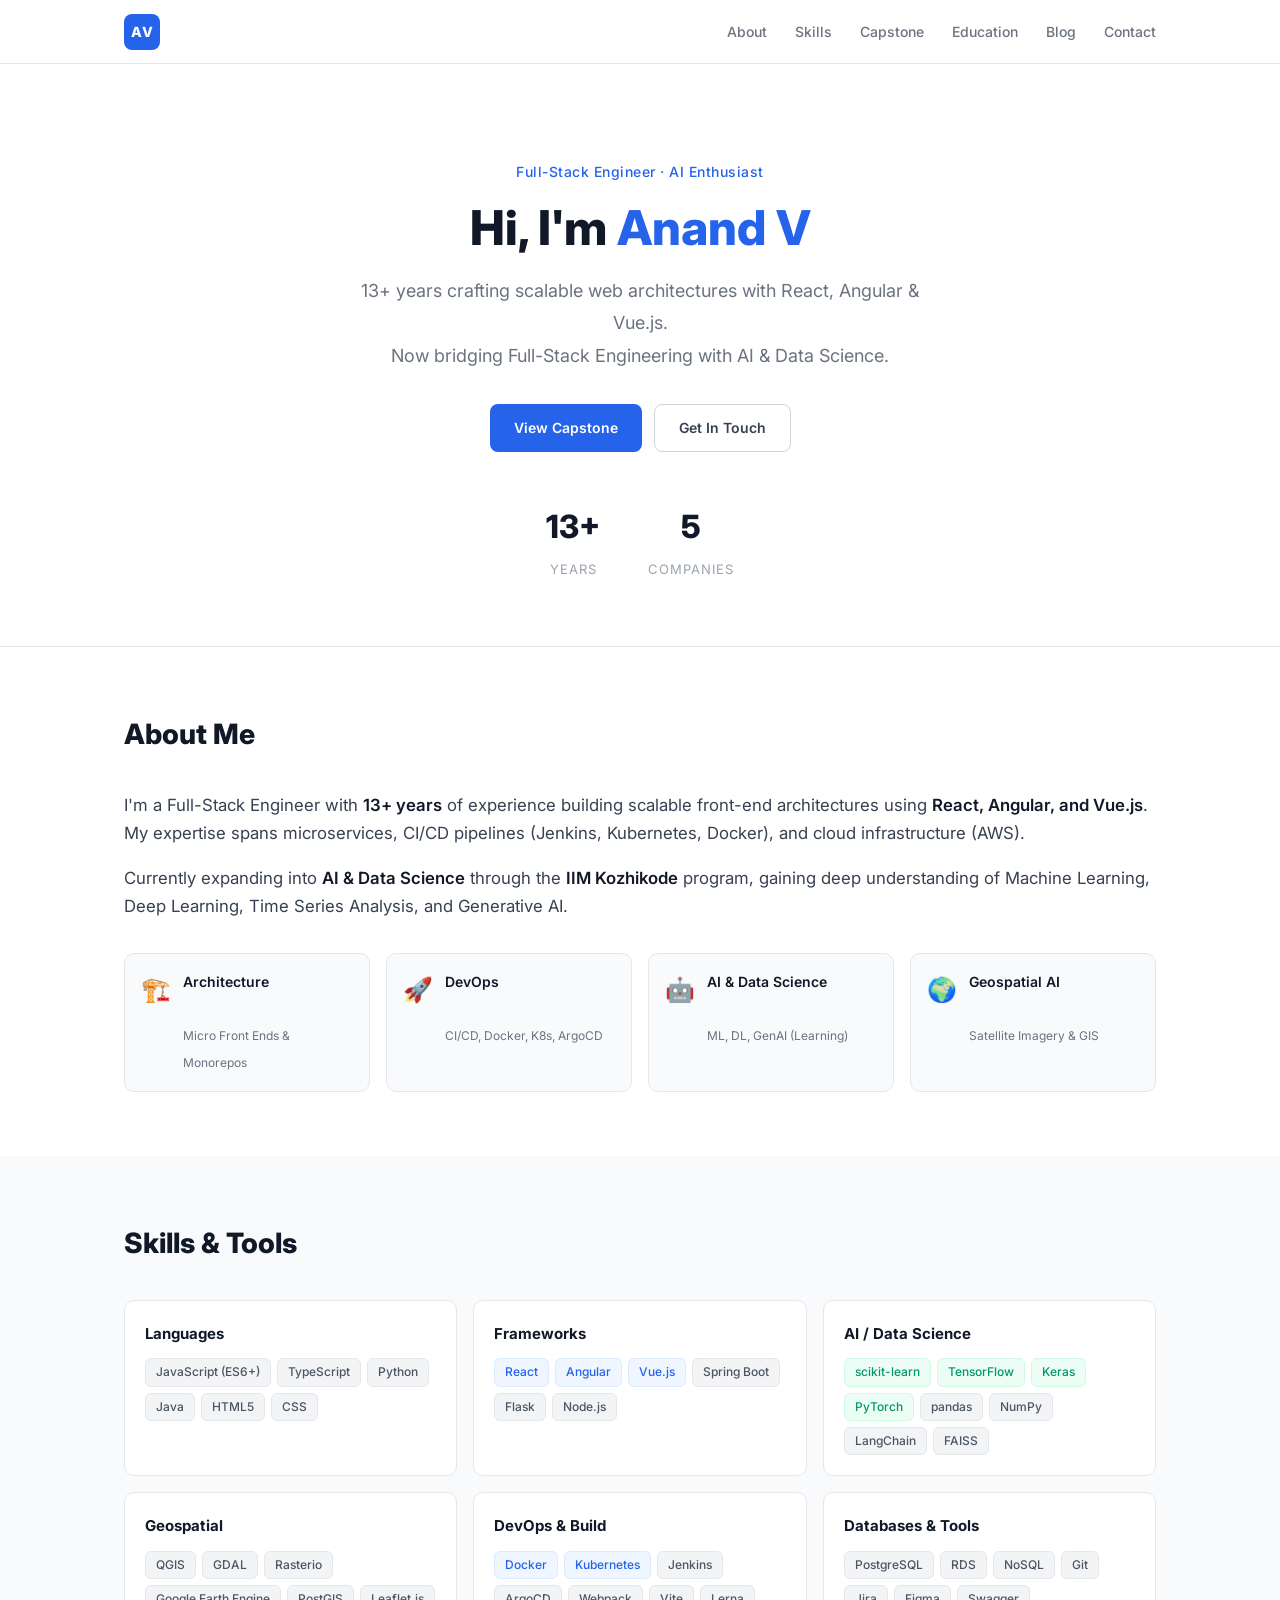
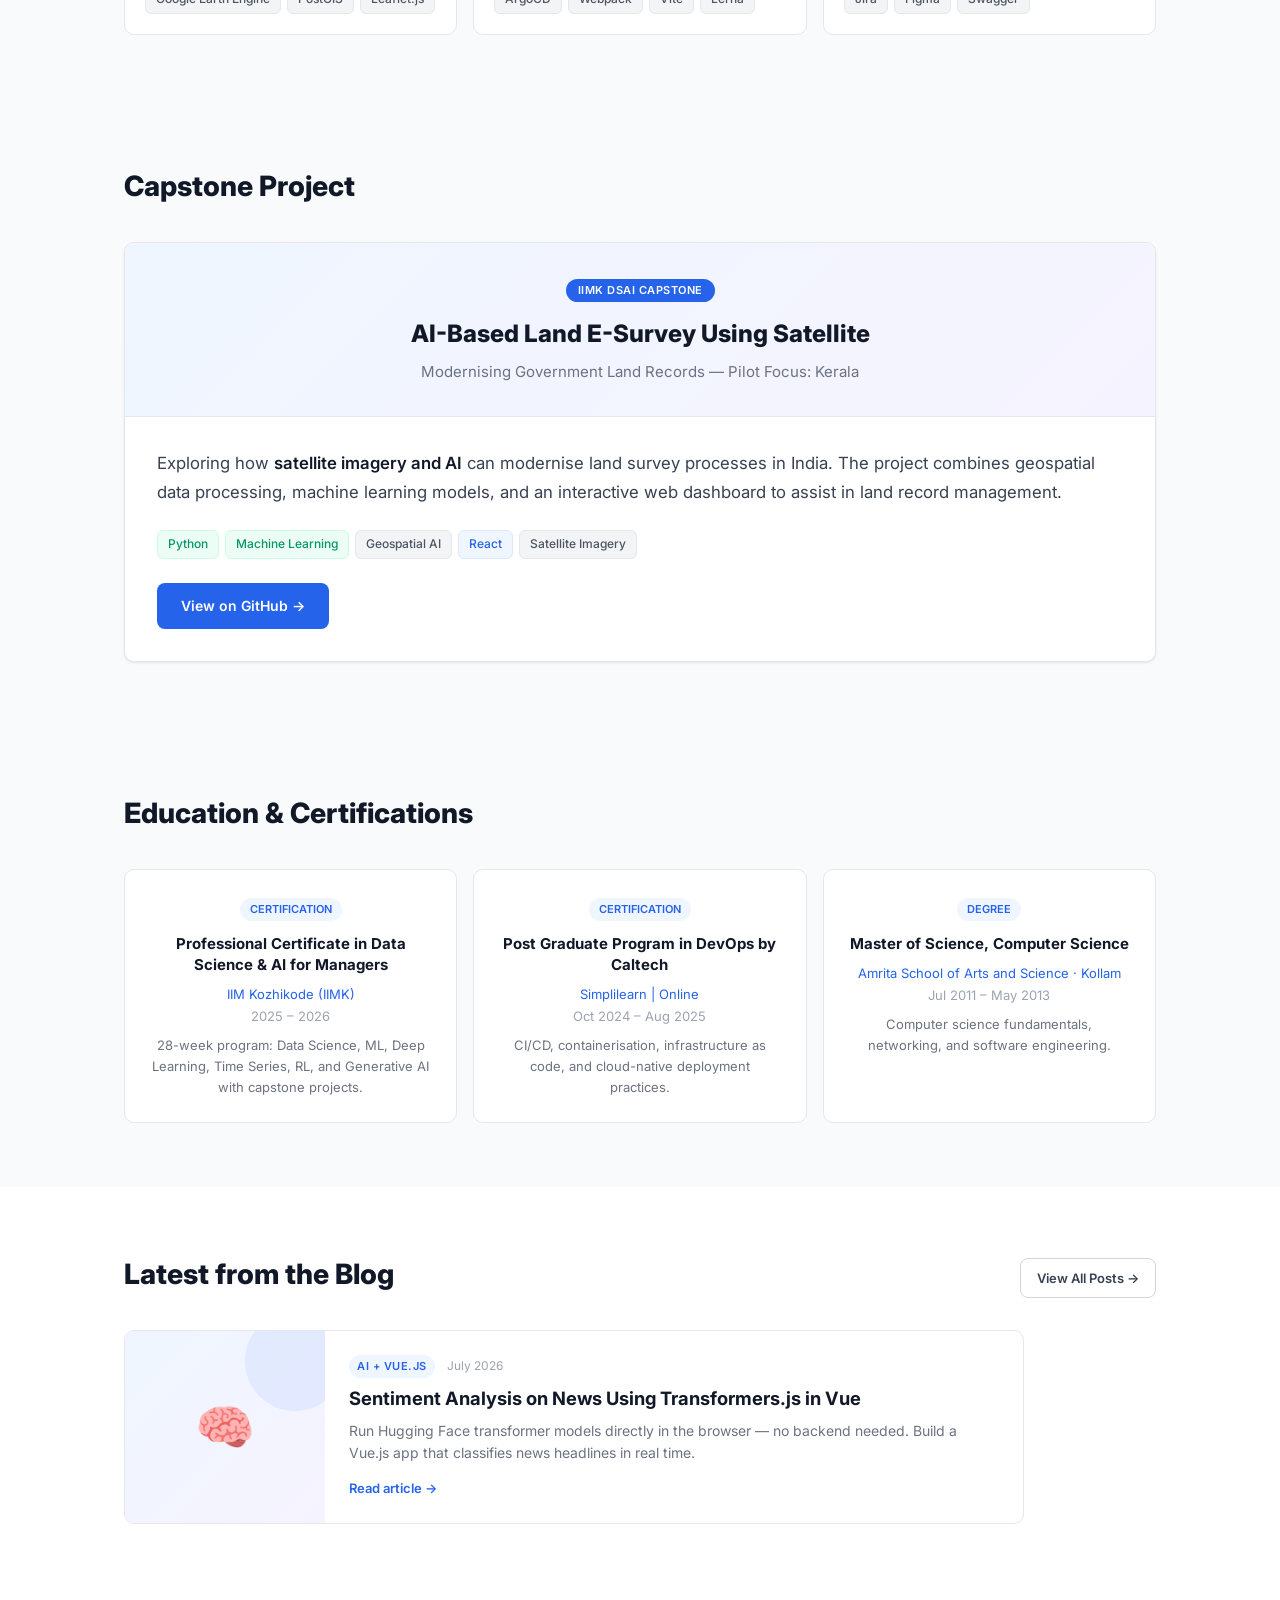
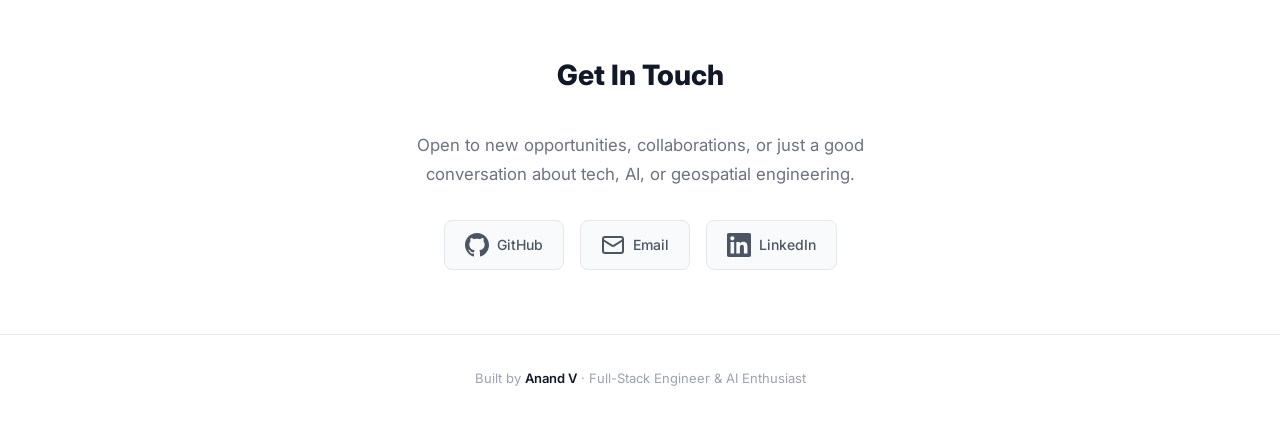
<file: index.html>
<!DOCTYPE html>
<html lang="en">

<head>
  <meta charset="UTF-8" />
  <meta name="viewport" content="width=device-width, initial-scale=1.0" />
  <title>Anand V — Full-Stack Engineer & AI Enthusiast</title>
  <meta name="description"
    content="Portfolio of Anand V — Full-Stack Engineer with 13+ years of experience in React, Angular, Vue.js, and expanding into AI & Data Science through IIMK." />
  <meta property="og:title" content="Anand V — Full-Stack Engineer & AI Enthusiast" />
  <meta property="og:description"
    content="13+ years building scalable web architectures. Now bridging Full-Stack Engineering with AI & Data Science." />
  <meta property="og:type" content="website" />
  <link rel="icon" href="favicon.svg" type="image/svg+xml" />
  <link rel="preconnect" href="https://fonts.googleapis.com" />
  <link rel="preconnect" href="https://fonts.gstatic.com" crossorigin />
  <link href="https://fonts.googleapis.com/css2?family=Inter:wght@300;400;500;600;700;800&display=swap"
    rel="stylesheet" />
  <link rel="stylesheet" href="style.css" />
</head>

<body>

  <!-- NAVIGATION -->
  <nav class="nav" id="nav">
    <div class="container nav__inner">
      <a href="#hero" class="nav__logo">AV</a>
      <button class="nav__toggle" id="navToggle" aria-label="Menu">
        <svg width="24" height="24" viewBox="0 0 24 24" fill="none" stroke="currentColor" stroke-width="2">
          <path d="M3 12h18M3 6h18M3 18h18" />
        </svg>
      </button>
      <ul class="nav__links" id="navLinks">
        <li><a href="#about">About</a></li>
        <li><a href="#skills">Skills</a></li>
        <!-- <li><a href="#experience">Experience</a></li> -->
        <li><a href="#capstone">Capstone</a></li>
        <!-- <li><a href="#journey">Journey</a></li> -->
        <li><a href="#education">Education</a></li>
        <li><a href="blog/">Blog</a></li>
        <li><a href="#contact">Contact</a></li>
      </ul>
    </div>
  </nav>

  <!-- HERO -->
  <section class="hero" id="hero">
    <div class="container">
      <p class="hero__label fade-in">Full-Stack Engineer · AI Enthusiast</p>
      <h1 class="hero__title fade-in">Hi, I'm <span class="accent">Anand V</span></h1>
      <p class="hero__sub fade-in">
        13+ years crafting scalable web architectures with React, Angular & Vue.js.<br />
        Now bridging Full-Stack Engineering with AI & Data Science.
      </p>
      <div class="hero__actions fade-in">
        <a href="#capstone" class="btn btn--fill">View Capstone</a>
        <a href="#contact" class="btn btn--ghost">Get In Touch</a>
      </div>
      <div class="hero__stats fade-in">
        <div class="stat"><strong>13+</strong><span>Years</span></div>
        <div class="stat"><strong>5</strong><span>Companies</span></div>
      </div>
    </div>
  </section>

  <!-- ABOUT -->
  <section class="section" id="about">
    <div class="container">
      <h2 class="section__title fade-in">About Me</h2>
      <div class="about">
        <div class="about__text fade-in">
          <p>
            I'm a Full-Stack Engineer with <strong>13+ years</strong> of experience building scalable
            front-end architectures using <strong>React, Angular, and Vue.js</strong>. My expertise spans
            microservices, CI/CD pipelines (Jenkins, Kubernetes, Docker), and cloud infrastructure (AWS).
          </p>
          <p>
            Currently expanding into <strong>AI & Data Science</strong> through the
            <strong>IIM Kozhikode</strong> program, gaining deep understanding of Machine Learning,
            Deep Learning, Time Series Analysis, and Generative AI.
          </p>
        </div>
        <div class="about__cards fade-in">
          <div class="mini-card">
            <span class="mini-card__icon">🏗️</span>
            <div><strong>Architecture</strong><br /><small>Micro Front Ends & Monorepos</small></div>
          </div>
          <div class="mini-card">
            <span class="mini-card__icon">🚀</span>
            <div><strong>DevOps</strong><br /><small>CI/CD, Docker, K8s, ArgoCD</small></div>
          </div>
          <div class="mini-card">
            <span class="mini-card__icon">🤖</span>
            <div><strong>AI & Data Science</strong><br /><small>ML, DL, GenAI (Learning)</small></div>
          </div>
          <div class="mini-card">
            <span class="mini-card__icon">🌍</span>
            <div><strong>Geospatial AI</strong><br /><small>Satellite Imagery & GIS</small></div>
          </div>
        </div>
      </div>
    </div>
  </section>

  <!-- SKILLS -->
  <section class="section section--gray" id="skills">
    <div class="container">
      <h2 class="section__title fade-in">Skills & Tools</h2>
      <div class="skills">

        <div class="skill-card fade-in">
          <h3>Languages</h3>
          <div class="tags">
            <span class="tag">JavaScript (ES6+)</span>
            <span class="tag">TypeScript</span>
            <span class="tag">Python</span>
            <span class="tag">Java</span>
            <span class="tag">HTML5</span>
            <span class="tag">CSS</span>
          </div>
        </div>

        <div class="skill-card fade-in">
          <h3>Frameworks</h3>
          <div class="tags">
            <span class="tag tag--blue">React</span>
            <span class="tag tag--blue">Angular</span>
            <span class="tag tag--blue">Vue.js</span>
            <span class="tag">Spring Boot</span>
            <span class="tag">Flask</span>
            <span class="tag">Node.js</span>
          </div>
        </div>

        <div class="skill-card fade-in">
          <h3>AI / Data Science</h3>
          <div class="tags">
            <span class="tag tag--green">scikit-learn</span>
            <span class="tag tag--green">TensorFlow</span>
            <span class="tag tag--green">Keras</span>
            <span class="tag tag--green">PyTorch</span>
            <span class="tag">pandas</span>
            <span class="tag">NumPy</span>
            <span class="tag">LangChain</span>
            <span class="tag">FAISS</span>
          </div>
        </div>

        <div class="skill-card fade-in">
          <h3>Geospatial</h3>
          <div class="tags">
            <span class="tag">QGIS</span>
            <span class="tag">GDAL</span>
            <span class="tag">Rasterio</span>
            <span class="tag">Google Earth Engine</span>
            <span class="tag">PostGIS</span>
            <span class="tag">Leaflet.js</span>
          </div>
        </div>

        <div class="skill-card fade-in">
          <h3>DevOps & Build</h3>
          <div class="tags">
            <span class="tag tag--blue">Docker</span>
            <span class="tag tag--blue">Kubernetes</span>
            <span class="tag">Jenkins</span>
            <span class="tag">ArgoCD</span>
            <span class="tag">Webpack</span>
            <span class="tag">Vite</span>
            <span class="tag">Lerna</span>
          </div>
        </div>

        <div class="skill-card fade-in">
          <h3>Databases & Tools</h3>
          <div class="tags">
            <span class="tag">PostgreSQL</span>
            <span class="tag">RDS</span>
            <span class="tag">NoSQL</span>
            <span class="tag">Git</span>
            <span class="tag">Jira</span>
            <span class="tag">Figma</span>
            <span class="tag">Swagger</span>
          </div>
        </div>

      </div>
    </div>
  </section>

  <!-- EXPERIENCE (commented out for now) -->
  <!--
  <section class="section" id="experience">
    <div class="container">
      <h2 class="section__title fade-in">Work Experience</h2>
      <div class="timeline">

        <div class="timeline__item fade-in">
          <div class="timeline__dot"></div>
          <div class="timeline__card">
            <div class="timeline__top">
              <div>
                <h3>Front-End Developer</h3>
                <p class="timeline__company">Financial.com · Kochi, India</p>
              </div>
              <span class="timeline__date">Feb 2022 – Present</span>
            </div>
            <ul>
              <li>Designed financial products and portable widgets — boosted engagement by <strong>20%</strong></li>
              <li>Built Micro Front End architecture in Vue.js using Lerna monorepo</li>
              <li>CI/CD pipelines with Jenkins, Kubernetes & Docker — cut deployment time by <strong>30%</strong></li>
              <li>Enterprise apps with Spring Boot & Vue.js — satisfaction up <strong>15%</strong></li>
            </ul>
            <div class="tags">
              <span class="tag tag--sm">Vue.js</span>
              <span class="tag tag--sm">Spring Boot</span>
              <span class="tag tag--sm">Lerna</span>
              <span class="tag tag--sm">Kubernetes</span>
              <span class="tag tag--sm">Docker</span>
            </div>
          </div>
        </div>

        <div class="timeline__item fade-in">
          <div class="timeline__dot"></div>
          <div class="timeline__card">
            <div class="timeline__top">
              <div>
                <h3>Senior Software Developer</h3>
                <p class="timeline__company">IQVIA · Kochi, India</p>
              </div>
              <span class="timeline__date">Jun 2020 – Feb 2022</span>
            </div>
            <ul>
              <li>Front-end applications for insurance vendor products using Angular & React</li>
              <li>POC reporting web app with Angular & Flask — reduced errors by <strong>25%</strong></li>
              <li>Mentored interns on coding practices and development tools</li>
            </ul>
            <div class="tags">
              <span class="tag tag--sm">Angular</span>
              <span class="tag tag--sm">React</span>
              <span class="tag tag--sm">Flask</span>
            </div>
          </div>
        </div>

        <div class="timeline__item fade-in">
          <div class="timeline__dot"></div>
          <div class="timeline__card">
            <div class="timeline__top">
              <div>
                <h3>Senior Software Engineer</h3>
                <p class="timeline__company">Baker Hughes · Kochi, India</p>
              </div>
              <span class="timeline__date">Sep 2019 – May 2020</span>
            </div>
            <ul>
              <li>Angular-based web app for oil field services — improved UX and operations</li>
              <li>Historical data analytics for predictive insights and cost savings</li>
            </ul>
            <div class="tags">
              <span class="tag tag--sm">Angular</span>
              <span class="tag tag--sm">Data Analytics</span>
            </div>
          </div>
        </div>

        <div class="timeline__item fade-in">
          <div class="timeline__dot"></div>
          <div class="timeline__card">
            <div class="timeline__top">
              <div>
                <h3>Technical Lead</h3>
                <p class="timeline__company">Knowledge Lens Pvt Ltd · Bengaluru, India</p>
              </div>
              <span class="timeline__date">Jan 2015 – Sep 2019</span>
            </div>
            <ul>
              <li>Architected Angular MVC apps — engagement up <strong>30%</strong>, data efficiency up <strong>40%</strong></li>
              <li>Hadoop administration with Cloudera Manager & Apache Hive</li>
              <li>Migrated legacy Python app to serverless (AWS Lambda)</li>
              <li>Optimized SQL queries — backend performance up <strong>10%</strong></li>
            </ul>
            <div class="tags">
              <span class="tag tag--sm">Angular</span>
              <span class="tag tag--sm">AWS Lambda</span>
              <span class="tag tag--sm">Hadoop</span>
              <span class="tag tag--sm">Python</span>
            </div>
          </div>
        </div>

        <div class="timeline__item fade-in">
          <div class="timeline__dot"></div>
          <div class="timeline__card">
            <div class="timeline__top">
              <div>
                <h3>Research Associate</h3>
                <p class="timeline__company">Amrita Center for Cyber Security · Kollam, India</p>
              </div>
              <span class="timeline__date">Jun 2013 – Dec 2014</span>
            </div>
            <ul>
              <li>Optimized network security protocols and encryption — efficiency up <strong>15%</strong></li>
              <li>Linux administration & KVM virtualisation for research servers</li>
              <li>POC real-time web app with Node.js, Express & WebSockets</li>
            </ul>
            <div class="tags">
              <span class="tag tag--sm">Node.js</span>
              <span class="tag tag--sm">WebSockets</span>
              <span class="tag tag--sm">Linux</span>
              <span class="tag tag--sm">Security</span>
            </div>
          </div>
        </div>

      </div>
    </div>
  </section>
  -->

  <!-- CAPSTONE -->
  <section class="section section--gray" id="capstone">
    <div class="container">
      <h2 class="section__title fade-in">Capstone Project</h2>
      <div class="capstone fade-in">
        <div class="capstone__header">
          <span class="capstone__badge">IIMK DSAI Capstone</span>
          <h3>AI-Based Land E-Survey Using Satellite</h3>
          <p>Modernising Government Land Records — Pilot Focus: Kerala</p>
        </div>
        <div class="capstone__body">
          <p>
            Exploring how <strong>satellite imagery and AI</strong> can modernise land survey processes
            in India. The project combines geospatial data processing, machine learning models, and
            an interactive web dashboard to assist in land record management.
          </p>
          <div class="tags" style="margin-top: 1.5rem;">
            <span class="tag tag--green">Python</span>
            <span class="tag tag--green">Machine Learning</span>
            <span class="tag">Geospatial AI</span>
            <span class="tag tag--blue">React</span>
            <span class="tag">Satellite Imagery</span>
          </div>
          <div style="margin-top: 1.5rem;">
            <a href="https://github.com/vanand46/AI-DS-LEARN" target="_blank" rel="noopener noreferrer"
              class="btn btn--fill">
              View on GitHub →
            </a>
          </div>
        </div>
      </div>
    </div>
  </section>

  <!-- LEARNING JOURNEY (commented out for now) -->
  <!--
  <section class="section" id="journey">
    <div class="container">
      <h2 class="section__title fade-in">AI & Data Science Journey</h2>
      <p class="section__sub fade-in">28-week intensive program at IIM Kozhikode</p>

      <div class="phases fade-in">
        <div class="phase">
          <div class="phase__header phase__header--rose">
            <small>Phase 1</small>
            <strong>Foundation</strong>
            <span>W1–5</span>
          </div>
          <ul class="phase__list">
            <li>Intro to DS & AI</li>
            <li>Data Preparation</li>
            <li>Data Modelling</li>
            <li>Data Analytics</li>
            <li>Data Visualisation</li>
          </ul>
        </div>

        <div class="phase">
          <div class="phase__header phase__header--blue">
            <small>Phase 2</small>
            <strong>Applied DS</strong>
            <span>W6–9</span>
          </div>
          <ul class="phase__list">
            <li>Hands-on Projects</li>
            <li>AI Fundamentals</li>
            <li>Machine Learning</li>
            <li>Supervised Learning</li>
          </ul>
        </div>

        <div class="phase">
          <div class="phase__header phase__header--purple">
            <small>Phase 3</small>
            <strong>ML Mastery</strong>
            <span>W10–13</span>
          </div>
          <ul class="phase__list">
            <li>Regression & Classification</li>
            <li>Ensemble & Advanced ML</li>
            <li>Time Series Analysis</li>
            <li>Unsupervised Learning</li>
          </ul>
        </div>

        <div class="phase">
          <div class="phase__header phase__header--teal">
            <small>Phase 4</small>
            <strong>Advanced AI</strong>
            <span>W14–28</span>
          </div>
          <ul class="phase__list">
            <li>Capstone Project</li>
            <li>Neural Networks & DL</li>
            <li>Reinforcement Learning</li>
            <li>GenAI, NLP & Integration</li>
          </ul>
        </div>
      </div>

      <div class="topic-cloud fade-in">
        <span class="tag tag--green">Machine Learning</span>
        <span class="tag tag--green">Deep Learning</span>
        <span class="tag tag--green">Generative AI</span>
        <span class="tag tag--blue">CNN</span>
        <span class="tag tag--blue">RNN / LSTM</span>
        <span class="tag tag--blue">Transformers</span>
        <span class="tag">Random Forest</span>
        <span class="tag">XGBoost</span>
        <span class="tag">ARIMA</span>
        <span class="tag">K-Means</span>
        <span class="tag">DBSCAN</span>
        <span class="tag">SVM</span>
        <span class="tag tag--blue">LLMs</span>
        <span class="tag tag--blue">RAG</span>
        <span class="tag">Q-Learning</span>
        <span class="tag">Decision Trees</span>
      </div>
    </div>
  </section>
  -->

  <!-- EDUCATION -->
  <section class="section section--gray" id="education">
    <div class="container">
      <h2 class="section__title fade-in">Education & Certifications</h2>
      <div class="edu-grid fade-in">

        <div class="edu-card">
          <span class="edu-card__badge">Certification</span>
          <h3>Professional Certificate in Data Science & AI for Managers</h3>
          <p class="edu-card__place">IIM Kozhikode (IIMK)</p>
          <p class="edu-card__date">2025 – 2026</p>
          <p class="edu-card__desc">28-week program: Data Science, ML, Deep Learning, Time Series, RL, and Generative AI
            with capstone projects.</p>
        </div>

        <div class="edu-card">
          <span class="edu-card__badge">Certification</span>
          <h3>Post Graduate Program in DevOps by Caltech</h3>
          <p class="edu-card__place">Simplilearn | Online</p>
          <p class="edu-card__date">Oct 2024 – Aug 2025</p>
          <p class="edu-card__desc">CI/CD, containerisation, infrastructure as code, and cloud-native deployment
            practices.</p>
        </div>

        <div class="edu-card">
          <span class="edu-card__badge">Degree</span>
          <h3>Master of Science, Computer Science</h3>
          <p class="edu-card__place">Amrita School of Arts and Science · Kollam</p>
          <p class="edu-card__date">Jul 2011 – May 2013</p>
          <p class="edu-card__desc">Computer science fundamentals, networking, and software engineering.</p>
        </div>

      </div>
    </div>
  </section>

  <!-- LATEST BLOG -->
  <section class="section" id="blog-preview">
    <div class="container">
      <div class="section__header-row"
        style="display: flex; justify-content: space-between; align-items: flex-end; margin-bottom: 2rem;">
        <div>
          <h2 class="section__title fade-in" style="margin-bottom: 0;">Latest from the Blog</h2>
        </div>
        <a href="blog/" class="btn btn--ghost fade-in" style="padding: 0.5rem 1rem; font-size: 13px;">View All Posts
          →</a>
      </div>

      <a href="blog/sentiment-analysis-transformers-js-vue/" class="blog-preview-card fade-in">
        <div class="blog-preview-card__image">
          <span class="blog-preview-card__icon">🧠</span>
        </div>
        <div class="blog-preview-card__content">
          <div class="blog-preview-card__meta">
            <span class="blog-preview-card__tag">AI + Vue.js</span>
            <span class="blog-preview-card__date">July 2026</span>
          </div>
          <h3 class="blog-preview-card__title">Sentiment Analysis on News Using Transformers.js in Vue</h3>
          <p class="blog-preview-card__excerpt">
            Run Hugging Face transformer models directly in the browser — no backend needed. Build a Vue.js app that
            classifies news headlines in real time.
          </p>
          <span class="blog-preview-card__read">Read article →</span>
        </div>
      </a>
    </div>
  </section>

  <!-- CONTACT -->
  <section class="section" id="contact">
    <div class="container contact fade-in">
      <h2 class="section__title">Get In Touch</h2>
      <p class="contact__text">
        Open to new opportunities, collaborations, or just a good conversation
        about tech, AI, or geospatial engineering.
      </p>
      <div class="contact__links">
        <a href="https://github.com/vanand46" target="_blank" rel="noopener noreferrer" class="contact__link">
          <svg width="24" height="24" viewBox="0 0 24 24" fill="currentColor">
            <path
              d="M12 0c-6.626 0-12 5.373-12 12 0 5.302 3.438 9.8 8.207 11.387.599.111.793-.261.793-.577v-2.234c-3.338.726-4.033-1.416-4.033-1.416-.546-1.387-1.333-1.756-1.333-1.756-1.089-.745.083-.729.083-.729 1.205.084 1.839 1.237 1.839 1.237 1.07 1.834 2.807 1.304 3.492.997.107-.775.418-1.305.762-1.604-2.665-.305-5.467-1.334-5.467-5.931 0-1.311.469-2.381 1.236-3.221-.124-.303-.535-1.524.117-3.176 0 0 1.008-.322 3.301 1.23.957-.266 1.983-.399 3.003-.404 1.02.005 2.047.138 3.006.404 2.291-1.552 3.297-1.23 3.297-1.23.653 1.653.242 2.874.118 3.176.77.84 1.235 1.911 1.235 3.221 0 4.609-2.807 5.624-5.479 5.921.43.372.823 1.102.823 2.222v3.293c0 .319.192.694.801.576 4.765-1.589 8.199-6.086 8.199-11.386 0-6.627-5.373-12-12-12z" />
          </svg>
          GitHub
        </a>
        <a href="mailto:your.email@example.com" class="contact__link">
          <svg width="24" height="24" viewBox="0 0 24 24" fill="none" stroke="currentColor" stroke-width="2">
            <rect x="2" y="4" width="20" height="16" rx="2" />
            <path d="m22 7-8.97 5.7a1.94 1.94 0 0 1-2.06 0L2 7" />
          </svg>
          Email
        </a>
        <a href="https://linkedin.com/in/" target="_blank" rel="noopener noreferrer" class="contact__link">
          <svg width="24" height="24" viewBox="0 0 24 24" fill="currentColor">
            <path
              d="M20.447 20.452h-3.554v-5.569c0-1.328-.027-3.037-1.852-3.037-1.853 0-2.136 1.445-2.136 2.939v5.667H9.351V9h3.414v1.561h.046c.477-.9 1.637-1.85 3.37-1.85 3.601 0 4.267 2.37 4.267 5.455v6.286zM5.337 7.433c-1.144 0-2.063-.926-2.063-2.065 0-1.138.92-2.063 2.063-2.063 1.14 0 2.064.925 2.064 2.063 0 1.139-.925 2.065-2.064 2.065zm1.782 13.019H3.555V9h3.564v11.452zM22.225 0H1.771C.792 0 0 .774 0 1.729v20.542C0 23.227.792 24 1.771 24h20.451C23.2 24 24 23.227 24 22.271V1.729C24 .774 23.2 0 22.222 0h.003z" />
          </svg>
          LinkedIn
        </a>
      </div>
    </div>
  </section>

  <!-- FOOTER -->
  <footer class="footer">
    <div class="container">
      <p>Built by <strong>Anand V</strong> · Full-Stack Engineer & AI Enthusiast</p>
    </div>
  </footer>

  <script src="script.js"></script>
</body>

</html>
</file>
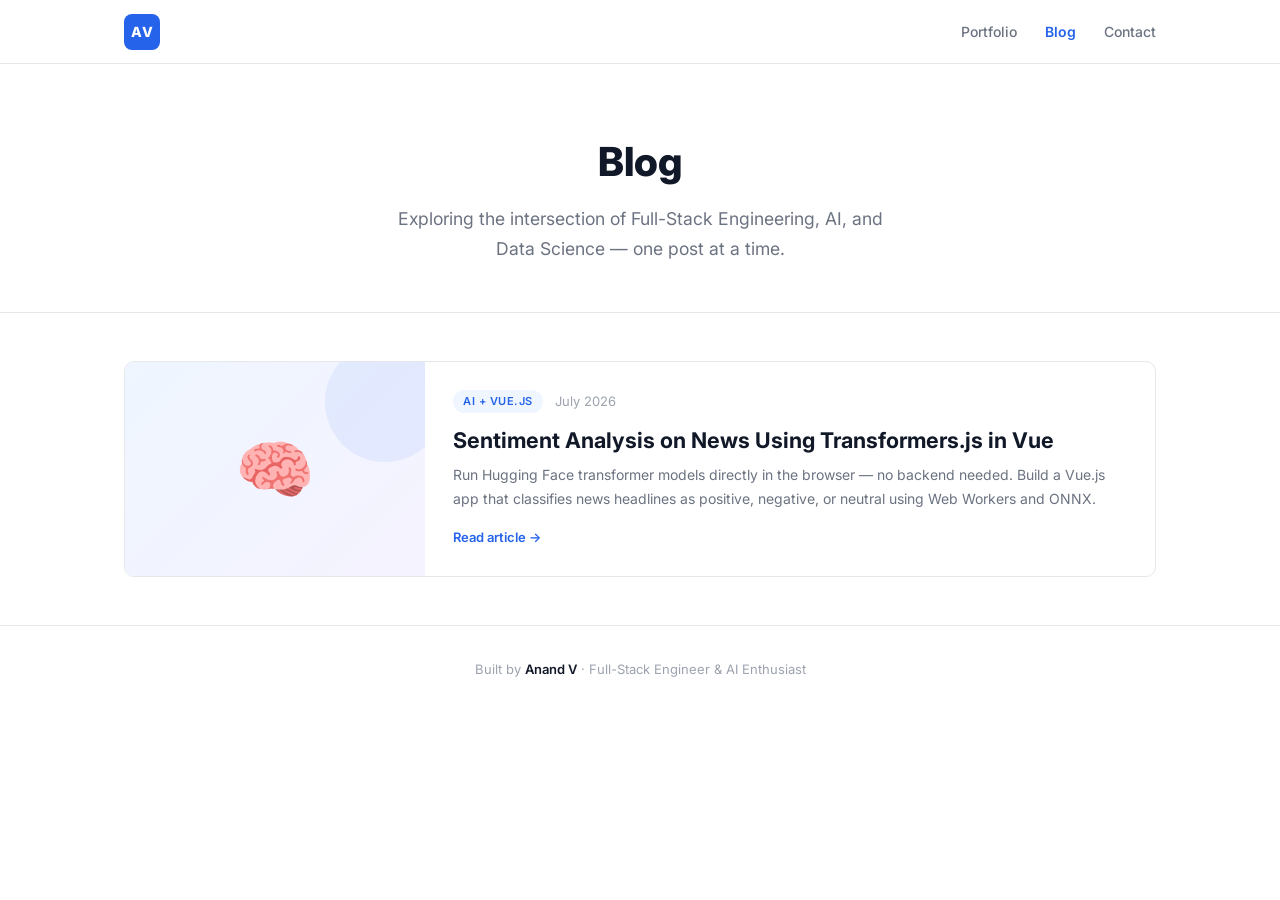
<file: blog/index.html>
<!DOCTYPE html>
<html lang="en">
<head>
  <meta charset="UTF-8" />
  <meta name="viewport" content="width=device-width, initial-scale=1.0" />
  <title>Blog — Anand V</title>
  <meta name="description" content="Blog by Anand V — Articles on AI, Data Science, Full-Stack Engineering, and building intelligent web applications." />
  <meta property="og:title" content="Blog — Anand V" />
  <meta property="og:description" content="Articles on AI, Data Science, and Full-Stack Engineering." />
  <meta property="og:type" content="website" />
  <link rel="icon" href="../favicon.svg" type="image/svg+xml" />
  <link rel="preconnect" href="https://fonts.googleapis.com" />
  <link rel="preconnect" href="https://fonts.gstatic.com" crossorigin />
  <link href="https://fonts.googleapis.com/css2?family=Inter:wght@300;400;500;600;700;800&display=swap" rel="stylesheet" />
  <link rel="stylesheet" href="style.css" />
</head>
<body>

  <!-- NAVIGATION -->
  <nav class="nav" id="nav">
    <div class="container nav__inner">
      <a href="../" class="nav__logo">AV</a>
      <ul class="nav__links">
        <li><a href="../">Portfolio</a></li>
        <li><a href="./" class="active">Blog</a></li>
        <li><a href="../#contact">Contact</a></li>
      </ul>
    </div>
  </nav>

  <!-- HERO -->
  <section class="blog-hero">
    <div class="container">
      <h1 class="blog-hero__title fade-in">Blog</h1>
      <p class="blog-hero__sub fade-in">
        Exploring the intersection of Full-Stack Engineering, AI, and Data Science — one post at a time.
      </p>
    </div>
  </section>

  <!-- BLOG POSTS -->
  <section class="container">
    <div class="blog-grid">

      <a href="sentiment-analysis-transformers-js-vue/" class="blog-card fade-in" id="post-sentiment-analysis">
        <div class="blog-card__image">
          <span class="blog-card__image-icon">🧠</span>
        </div>
        <div class="blog-card__content">
          <div class="blog-card__meta">
            <span class="blog-card__tag">AI + Vue.js</span>
            <span class="blog-card__date">July 2026</span>
          </div>
          <h2 class="blog-card__title">Sentiment Analysis on News Using Transformers.js in Vue</h2>
          <p class="blog-card__excerpt">
            Run Hugging Face transformer models directly in the browser — no backend needed. 
            Build a Vue.js app that classifies news headlines as positive, negative, or neutral using Web Workers and ONNX.
          </p>
          <span class="blog-card__read">Read article →</span>
        </div>
      </a>

    </div>
  </section>

  <!-- FOOTER -->
  <footer class="footer">
    <div class="container">
      <p>Built by <strong>Anand V</strong> · Full-Stack Engineer & AI Enthusiast</p>
    </div>
  </footer>

  <script>
    // Fade-in on scroll
    const observer = new IntersectionObserver((entries) => {
      entries.forEach(e => { if (e.isIntersecting) e.target.classList.add('is-visible'); });
    }, { threshold: 0.1 });
    document.querySelectorAll('.fade-in').forEach(el => observer.observe(el));
  </script>
</body>
</html>
</file>
<file: style.css>
/* ============================================================
   Anand V Portfolio — Simple & Clean Theme
   ============================================================ */

:root {
  --white: #ffffff;
  --gray-50: #f9fafb;
  --gray-100: #f3f4f6;
  --gray-200: #e5e7eb;
  --gray-300: #d1d5db;
  --gray-400: #9ca3af;
  --gray-500: #6b7280;
  --gray-600: #4b5563;
  --gray-700: #374151;
  --gray-800: #1f2937;
  --gray-900: #111827;

  --blue: #2563eb;
  --blue-light: #eff6ff;
  --green: #059669;
  --green-light: #ecfdf5;
  --purple: #7c3aed;
  --purple-light: #f5f3ff;
  --rose: #e11d48;
  --rose-light: #fff1f2;
  --teal: #0d9488;
  --teal-light: #f0fdfa;

  --font: 'Inter', -apple-system, BlinkMacSystemFont, sans-serif;
  --max-w: 1080px;
  --nav-h: 64px;
  --radius: 10px;
  --shadow: 0 1px 3px rgba(0,0,0,0.06), 0 1px 2px rgba(0,0,0,0.04);
  --shadow-md: 0 4px 12px rgba(0,0,0,0.08);
}

/* Reset */
*, *::before, *::after { margin: 0; padding: 0; box-sizing: border-box; }
html { scroll-behavior: smooth; scroll-padding-top: var(--nav-h); }
body {
  font-family: var(--font);
  font-size: 16px;
  line-height: 1.7;
  color: var(--gray-700);
  background: var(--white);
  -webkit-font-smoothing: antialiased;
}
a { color: inherit; text-decoration: none; }
ul { list-style: none; }
strong { color: var(--gray-900); font-weight: 600; }

.container { max-width: var(--max-w); margin: 0 auto; padding: 0 1.5rem; }
.accent { color: var(--blue); }

/* ─── NAV ─── */
.nav {
  position: sticky;
  top: 0;
  z-index: 100;
  background: rgba(255,255,255,0.92);
  backdrop-filter: blur(12px);
  border-bottom: 1px solid var(--gray-200);
  height: var(--nav-h);
}
.nav__inner { display: flex; align-items: center; justify-content: space-between; height: 100%; }
.nav__logo {
  width: 36px; height: 36px; border-radius: 8px;
  background: var(--blue); color: white;
  display: flex; align-items: center; justify-content: center;
  font-weight: 800; font-size: 14px; letter-spacing: 0.5px;
}
.nav__links { display: flex; gap: 1.75rem; }
.nav__links a {
  font-size: 14px; font-weight: 500; color: var(--gray-500);
  transition: color 0.2s;
}
.nav__links a:hover { color: var(--gray-900); }
.nav__toggle {
  display: none; background: none; border: none; cursor: pointer;
  color: var(--gray-700); padding: 4px;
}

/* ─── HERO ─── */
.hero {
  padding: 6rem 0 4rem;
  text-align: center;
  border-bottom: 1px solid var(--gray-200);
}
.hero__label {
  font-size: 14px; font-weight: 500; color: var(--blue);
  letter-spacing: 0.5px; margin-bottom: 1rem;
}
.hero__title {
  font-size: 3rem; font-weight: 800; color: var(--gray-900);
  line-height: 1.15; margin-bottom: 1.25rem;
}
.hero__sub {
  font-size: 1.125rem; color: var(--gray-500); max-width: 580px;
  margin: 0 auto 2rem; line-height: 1.8;
}
.hero__actions { display: flex; gap: 0.75rem; justify-content: center; margin-bottom: 3rem; }
.hero__stats { display: flex; justify-content: center; gap: 3rem; }
.stat { text-align: center; }
.stat strong {
  display: block; font-size: 2rem; font-weight: 800; color: var(--gray-900);
}
.stat span { font-size: 13px; color: var(--gray-400); text-transform: uppercase; letter-spacing: 1px; }

/* Buttons */
.btn {
  display: inline-flex; align-items: center; gap: 0.5rem;
  padding: 0.7rem 1.5rem; border-radius: 8px;
  font-size: 14px; font-weight: 600; font-family: var(--font);
  cursor: pointer; transition: all 0.2s; border: none;
}
.btn--fill { background: var(--blue); color: white; }
.btn--fill:hover { background: #1d4ed8; transform: translateY(-1px); box-shadow: var(--shadow-md); }
.btn--ghost { background: var(--white); color: var(--gray-700); border: 1px solid var(--gray-300); }
.btn--ghost:hover { border-color: var(--gray-400); background: var(--gray-50); }

/* ─── SECTIONS ─── */
.section { padding: 4rem 0; }
.section--gray { background: var(--gray-50); }
.section__title {
  font-size: 1.75rem; font-weight: 800; color: var(--gray-900); margin-bottom: 2rem;
}
.section__sub {
  color: var(--gray-500); margin-top: -1rem; margin-bottom: 2rem; font-size: 1.05rem;
}

/* ─── ABOUT ─── */
.about__text { margin-bottom: 2rem; }
.about__text p { margin-bottom: 1rem; font-size: 1.05rem; }
.about__cards { display: grid; grid-template-columns: repeat(4, 1fr); gap: 1rem; }
.mini-card {
  display: flex; align-items: flex-start; gap: 0.75rem;
  padding: 1rem; border-radius: var(--radius); background: var(--gray-50);
  border: 1px solid var(--gray-200); transition: box-shadow 0.2s;
}
.mini-card:hover { box-shadow: var(--shadow-md); }
.mini-card__icon { font-size: 1.5rem; flex-shrink: 0; }
.mini-card strong { font-size: 14px; color: var(--gray-900); display: block; }
.mini-card small { font-size: 12px; color: var(--gray-500); }

/* ─── SKILLS ─── */
.skills { display: grid; grid-template-columns: repeat(3, 1fr); gap: 1rem; }
.skill-card {
  padding: 1.25rem; border-radius: var(--radius);
  background: var(--white); border: 1px solid var(--gray-200);
  transition: box-shadow 0.2s;
}
.skill-card:hover { box-shadow: var(--shadow-md); }
.skill-card h3 { font-size: 15px; font-weight: 700; color: var(--gray-900); margin-bottom: 0.75rem; }

/* Tags */
.tags { display: flex; flex-wrap: wrap; gap: 6px; }
.tag {
  display: inline-block; padding: 3px 10px; border-radius: 6px;
  font-size: 12px; font-weight: 500; white-space: nowrap;
  background: var(--gray-100); color: var(--gray-600);
  border: 1px solid var(--gray-200); transition: background 0.15s;
}
.tag:hover { background: var(--gray-200); }
.tag--blue { background: var(--blue-light); color: var(--blue); border-color: #dbeafe; }
.tag--green { background: var(--green-light); color: var(--green); border-color: #d1fae5; }
.tag--sm { font-size: 11px; padding: 2px 8px; }

/* ─── TIMELINE ─── */
.timeline { position: relative; padding-left: 2rem; }
.timeline::before {
  content: ''; position: absolute; top: 0; left: 7px;
  width: 2px; height: 100%; background: var(--gray-200);
}
.timeline__item { position: relative; margin-bottom: 1.5rem; }
.timeline__item:last-child { margin-bottom: 0; }
.timeline__dot {
  position: absolute; left: -2rem; top: 1.25rem;
  width: 14px; height: 14px; border-radius: 50%;
  background: var(--white); border: 3px solid var(--blue);
  z-index: 1; transition: background 0.2s;
}
.timeline__item:hover .timeline__dot { background: var(--blue); }
.timeline__card {
  padding: 1.25rem; border-radius: var(--radius);
  background: var(--white); border: 1px solid var(--gray-200);
  transition: box-shadow 0.2s;
}
.timeline__card:hover { box-shadow: var(--shadow-md); }
.timeline__top { display: flex; justify-content: space-between; align-items: flex-start; gap: 0.5rem; flex-wrap: wrap; margin-bottom: 0.75rem; }
.timeline__card h3 { font-size: 1rem; font-weight: 700; color: var(--gray-900); }
.timeline__company { font-size: 13px; color: var(--blue); margin-top: 2px; }
.timeline__date { font-size: 13px; color: var(--gray-400); white-space: nowrap; }
.timeline__card ul { margin-bottom: 0.75rem; }
.timeline__card li {
  position: relative; padding-left: 1.25rem; margin-bottom: 0.4rem;
  font-size: 14px; color: var(--gray-600); line-height: 1.6;
}
.timeline__card li::before { content: '›'; position: absolute; left: 0; color: var(--blue); font-weight: 700; }

/* ─── CAPSTONE ─── */
.capstone {
  border-radius: var(--radius); overflow: hidden;
  background: var(--white); border: 1px solid var(--gray-200); box-shadow: var(--shadow);
}
.capstone__header {
  padding: 2rem; text-align: center;
  background: linear-gradient(135deg, var(--blue-light) 0%, var(--purple-light) 100%);
  border-bottom: 1px solid var(--gray-200);
}
.capstone__badge {
  display: inline-block; padding: 2px 12px; border-radius: 20px;
  font-size: 11px; font-weight: 600; letter-spacing: 0.5px; text-transform: uppercase;
  background: var(--blue); color: white; margin-bottom: 0.75rem;
}
.capstone__header h3 { font-size: 1.5rem; font-weight: 800; color: var(--gray-900); margin-bottom: 0.25rem; }
.capstone__header p { color: var(--gray-500); font-size: 15px; }
.capstone__body { padding: 2rem; }
.capstone__body > p { font-size: 1.05rem; margin-bottom: 1.5rem; }
.capstone__features { display: grid; grid-template-columns: 1fr 1fr; gap: 1rem; }
.capstone__feature {
  padding: 1rem; border-radius: 8px; background: var(--gray-50);
  border: 1px solid var(--gray-200); transition: box-shadow 0.2s;
}
.capstone__feature:hover { box-shadow: var(--shadow-md); }
.capstone__feature strong { display: block; font-size: 14px; margin-bottom: 0.25rem; }
.capstone__feature p { font-size: 13px; color: var(--gray-500); margin: 0; line-height: 1.5; }

/* ─── PHASES / JOURNEY ─── */
.phases { display: grid; grid-template-columns: repeat(4, 1fr); gap: 1rem; margin-bottom: 2rem; }
.phase {
  border-radius: var(--radius); overflow: hidden;
  background: var(--white); border: 1px solid var(--gray-200);
  transition: box-shadow 0.2s;
}
.phase:hover { box-shadow: var(--shadow-md); }
.phase__header {
  padding: 1rem; text-align: center;
}
.phase__header small { font-size: 11px; text-transform: uppercase; letter-spacing: 1px; display: block; margin-bottom: 2px; }
.phase__header strong { display: block; font-size: 15px; }
.phase__header span { font-size: 12px; opacity: 0.7; }
.phase__header--rose { background: var(--rose-light); color: var(--rose); }
.phase__header--blue { background: var(--blue-light); color: var(--blue); }
.phase__header--purple { background: var(--purple-light); color: var(--purple); }
.phase__header--teal { background: var(--teal-light); color: var(--teal); }
.phase__list { padding: 0.75rem 1rem; }
.phase__list li {
  font-size: 13px; color: var(--gray-600); padding: 0.3rem 0;
  border-bottom: 1px solid var(--gray-100);
}
.phase__list li:last-child { border-bottom: none; }
.topic-cloud { text-align: center; }
.topic-cloud .tag { margin: 3px; }

/* ─── EDUCATION ─── */
.edu-grid { display: grid; grid-template-columns: repeat(3, 1fr); gap: 1rem; }
.edu-card {
  padding: 1.5rem; border-radius: var(--radius); text-align: center;
  background: var(--white); border: 1px solid var(--gray-200);
  transition: box-shadow 0.2s;
}
.edu-card:hover { box-shadow: var(--shadow-md); }
.edu-card__badge {
  display: inline-block; padding: 2px 10px; border-radius: 20px;
  font-size: 11px; font-weight: 600; text-transform: uppercase;
  background: var(--blue-light); color: var(--blue); margin-bottom: 0.75rem;
}
.edu-card h3 { font-size: 15px; font-weight: 700; color: var(--gray-900); margin-bottom: 0.5rem; line-height: 1.4; }
.edu-card__place { font-size: 13px; color: var(--blue); }
.edu-card__date { font-size: 13px; color: var(--gray-400); margin-bottom: 0.5rem; }
.edu-card__desc { font-size: 13px; color: var(--gray-500); line-height: 1.6; }

/* ─── LATEST BLOG PREVIEW ─── */
.blog-preview-card {
  display: grid;
  grid-template-columns: 200px 1fr;
  border-radius: var(--radius);
  overflow: hidden;
  background: var(--white);
  border: 1px solid var(--gray-200);
  transition: all 0.3s ease;
  text-decoration: none;
  color: inherit;
  max-width: 900px;
}
.blog-preview-card:hover {
  box-shadow: var(--shadow-md);
  transform: translateY(-2px);
  border-color: var(--gray-300);
}
.blog-preview-card__image {
  background: linear-gradient(135deg, var(--blue-light) 0%, var(--purple-light) 100%);
  display: flex;
  align-items: center;
  justify-content: center;
  position: relative;
  overflow: hidden;
}
.blog-preview-card__icon {
  font-size: 3rem;
  z-index: 1;
}
.blog-preview-card__image::after {
  content: '';
  position: absolute;
  width: 100px;
  height: 100px;
  border-radius: 50%;
  background: rgba(37, 99, 235, 0.08);
  top: -20px;
  right: -20px;
}
.blog-preview-card__content {
  padding: 1.5rem;
  display: flex;
  flex-direction: column;
  justify-content: center;
}
.blog-preview-card__meta {
  display: flex;
  align-items: center;
  gap: 0.75rem;
  margin-bottom: 0.5rem;
}
.blog-preview-card__tag {
  display: inline-block;
  padding: 2px 8px;
  border-radius: 20px;
  font-size: 11px;
  font-weight: 600;
  text-transform: uppercase;
  letter-spacing: 0.5px;
  background: var(--blue-light);
  color: var(--blue);
}
.blog-preview-card__date {
  font-size: 12px;
  color: var(--gray-400);
}
.blog-preview-card__title {
  font-size: 1.15rem;
  font-weight: 700;
  color: var(--gray-900);
  margin-bottom: 0.5rem;
  line-height: 1.4;
}
.blog-preview-card__excerpt {
  font-size: 14px;
  color: var(--gray-500);
  line-height: 1.6;
  margin-bottom: 0.75rem;
}
.blog-preview-card__read {
  font-size: 13px;
  font-weight: 600;
  color: var(--blue);
  display: flex;
  align-items: center;
  gap: 0.25rem;
}
.blog-preview-card:hover .blog-preview-card__read { gap: 0.5rem; }

/* ─── CONTACT ─── */
.contact { text-align: center; max-width: 500px; }
.contact__text { font-size: 1.05rem; color: var(--gray-500); margin-bottom: 2rem; }
.contact__links { display: flex; gap: 1rem; justify-content: center; }
.contact__link {
  display: flex; align-items: center; gap: 0.5rem;
  padding: 0.75rem 1.25rem; border-radius: 8px;
  background: var(--gray-50); border: 1px solid var(--gray-200);
  font-size: 14px; font-weight: 500; color: var(--gray-600);
  transition: all 0.2s;
}
.contact__link:hover { border-color: var(--blue); color: var(--blue); box-shadow: var(--shadow); }

/* ─── FOOTER ─── */
.footer {
  padding: 2rem 0; text-align: center; font-size: 13px; color: var(--gray-400);
  border-top: 1px solid var(--gray-200);
}

/* ─── ANIMATIONS ─── */
.fade-in {
  opacity: 0; transform: translateY(16px);
  transition: opacity 0.5s ease, transform 0.5s ease;
}
.fade-in.is-visible { opacity: 1; transform: translateY(0); }

/* ─── RESPONSIVE ─── */
@media (max-width: 768px) {
  .hero__title { font-size: 2rem; }
  .hero__stats { gap: 1.5rem; }
  .stat strong { font-size: 1.5rem; }
  .about__cards { grid-template-columns: 1fr 1fr; }
  .skills { grid-template-columns: 1fr; }
  .capstone__features { grid-template-columns: 1fr; }
  .phases { grid-template-columns: 1fr 1fr; }
  .edu-grid { grid-template-columns: 1fr; max-width: 400px; margin: 0 auto; }
  .nav__toggle { display: block; }
  .nav__links {
    position: fixed; top: var(--nav-h); left: 0; right: 0;
    background: white; border-bottom: 1px solid var(--gray-200);
    flex-direction: column; padding: 1rem 1.5rem; gap: 0.5rem;
    transform: translateY(-110%); opacity: 0; pointer-events: none;
    transition: all 0.25s ease; box-shadow: var(--shadow-md);
  }
  .nav__links.is-open { transform: translateY(0); opacity: 1; pointer-events: all; }
  .nav__links a { font-size: 15px; padding: 0.5rem 0; }
  .timeline { padding-left: 1.5rem; }
  .timeline__dot { left: -1.5rem; }
  .timeline__top { flex-direction: column; }
  .contact__links { flex-direction: column; align-items: center; }
}

@media (max-width: 480px) {
  .hero { padding: 4rem 0 3rem; }
  .hero__title { font-size: 1.75rem; }
  .hero__stats { flex-direction: column; gap: 1rem; }
  .about__cards { grid-template-columns: 1fr; }
  .phases { grid-template-columns: 1fr; }
  .hero__actions { flex-direction: column; align-items: center; }
}
</file>
<file: blog/style.css>
/* ============================================================
   Anand V Blog — Shared Styles
   Matches portfolio clean light theme with Inter font
   ============================================================ */

:root {
  --white: #ffffff;
  --gray-50: #f9fafb;
  --gray-100: #f3f4f6;
  --gray-200: #e5e7eb;
  --gray-300: #d1d5db;
  --gray-400: #9ca3af;
  --gray-500: #6b7280;
  --gray-600: #4b5563;
  --gray-700: #374151;
  --gray-800: #1f2937;
  --gray-900: #111827;

  --blue: #2563eb;
  --blue-light: #eff6ff;
  --green: #059669;
  --green-light: #ecfdf5;
  --purple: #7c3aed;
  --purple-light: #f5f3ff;
  --rose: #e11d48;
  --rose-light: #fff1f2;
  --teal: #0d9488;
  --teal-light: #f0fdfa;
  --amber: #d97706;
  --amber-light: #fffbeb;

  --font: 'Inter', -apple-system, BlinkMacSystemFont, sans-serif;
  --font-mono: 'JetBrains Mono', 'Fira Code', 'Cascadia Code', monospace;
  --max-w: 1080px;
  --article-w: 720px;
  --nav-h: 64px;
  --radius: 10px;
  --shadow: 0 1px 3px rgba(0,0,0,0.06), 0 1px 2px rgba(0,0,0,0.04);
  --shadow-md: 0 4px 12px rgba(0,0,0,0.08);
  --shadow-lg: 0 8px 30px rgba(0,0,0,0.12);
}

/* Reset */
*, *::before, *::after { margin: 0; padding: 0; box-sizing: border-box; }
html { scroll-behavior: smooth; scroll-padding-top: calc(var(--nav-h) + 1rem); }
body {
  font-family: var(--font);
  font-size: 16px;
  line-height: 1.7;
  color: var(--gray-700);
  background: var(--white);
  -webkit-font-smoothing: antialiased;
}
a { color: inherit; text-decoration: none; }
ul { list-style: none; }
strong { color: var(--gray-900); font-weight: 600; }
img { max-width: 100%; height: auto; }

.container { max-width: var(--max-w); margin: 0 auto; padding: 0 1.5rem; }
.accent { color: var(--blue); }

/* ─── READING PROGRESS BAR ─── */
.reading-progress {
  position: fixed;
  top: 0;
  left: 0;
  height: 3px;
  background: linear-gradient(90deg, var(--blue), var(--purple));
  z-index: 200;
  transition: width 0.1s linear;
  width: 0%;
}

/* ─── NAV ─── */
.nav {
  position: sticky;
  top: 0;
  z-index: 100;
  background: rgba(255,255,255,0.92);
  backdrop-filter: blur(12px);
  border-bottom: 1px solid var(--gray-200);
  height: var(--nav-h);
}
.nav__inner { display: flex; align-items: center; justify-content: space-between; height: 100%; }
.nav__logo {
  width: 36px; height: 36px; border-radius: 8px;
  background: var(--blue); color: white;
  display: flex; align-items: center; justify-content: center;
  font-weight: 800; font-size: 14px; letter-spacing: 0.5px;
}
.nav__links { display: flex; gap: 1.75rem; align-items: center; }
.nav__links a {
  font-size: 14px; font-weight: 500; color: var(--gray-500);
  transition: color 0.2s;
}
.nav__links a:hover { color: var(--gray-900); }
.nav__links a.active { color: var(--blue); font-weight: 600; }

/* ─── BLOG LISTING PAGE ─── */
.blog-hero {
  padding: 4rem 0 3rem;
  text-align: center;
  border-bottom: 1px solid var(--gray-200);
}
.blog-hero__title {
  font-size: 2.5rem;
  font-weight: 800;
  color: var(--gray-900);
  margin-bottom: 0.5rem;
}
.blog-hero__sub {
  font-size: 1.1rem;
  color: var(--gray-500);
  max-width: 520px;
  margin: 0 auto;
}

.blog-grid {
  display: grid;
  grid-template-columns: 1fr;
  gap: 1.5rem;
  padding: 3rem 0;
}

.blog-card {
  display: grid;
  grid-template-columns: 300px 1fr;
  border-radius: var(--radius);
  overflow: hidden;
  background: var(--white);
  border: 1px solid var(--gray-200);
  transition: all 0.3s ease;
  text-decoration: none;
  color: inherit;
}
.blog-card:hover {
  box-shadow: var(--shadow-lg);
  transform: translateY(-2px);
  border-color: var(--gray-300);
}
.blog-card__image {
  background: linear-gradient(135deg, var(--blue-light) 0%, var(--purple-light) 100%);
  display: flex;
  align-items: center;
  justify-content: center;
  padding: 2rem;
  position: relative;
  overflow: hidden;
}
.blog-card__image-icon {
  font-size: 4rem;
  z-index: 1;
}
.blog-card__image::after {
  content: '';
  position: absolute;
  width: 120px;
  height: 120px;
  border-radius: 50%;
  background: rgba(37, 99, 235, 0.08);
  top: -20px;
  right: -20px;
}
.blog-card__content {
  padding: 1.75rem;
  display: flex;
  flex-direction: column;
  justify-content: center;
}
.blog-card__meta {
  display: flex;
  align-items: center;
  gap: 0.75rem;
  margin-bottom: 0.75rem;
}
.blog-card__tag {
  display: inline-block;
  padding: 2px 10px;
  border-radius: 20px;
  font-size: 11px;
  font-weight: 600;
  text-transform: uppercase;
  letter-spacing: 0.5px;
  background: var(--blue-light);
  color: var(--blue);
}
.blog-card__date {
  font-size: 13px;
  color: var(--gray-400);
}
.blog-card__title {
  font-size: 1.35rem;
  font-weight: 700;
  color: var(--gray-900);
  margin-bottom: 0.5rem;
  line-height: 1.4;
}
.blog-card__excerpt {
  font-size: 14px;
  color: var(--gray-500);
  line-height: 1.7;
  margin-bottom: 1rem;
}
.blog-card__read {
  font-size: 13px;
  font-weight: 600;
  color: var(--blue);
  display: flex;
  align-items: center;
  gap: 0.25rem;
}
.blog-card:hover .blog-card__read { gap: 0.5rem; }

/* ─── ARTICLE PAGE ─── */
.article-header {
  padding: 3.5rem 0 2.5rem;
  border-bottom: 1px solid var(--gray-200);
}
.article-header .container {
  max-width: var(--article-w);
}
.article__breadcrumb {
  display: flex;
  align-items: center;
  gap: 0.5rem;
  font-size: 13px;
  color: var(--gray-400);
  margin-bottom: 1.5rem;
}
.article__breadcrumb a { color: var(--blue); }
.article__breadcrumb a:hover { text-decoration: underline; }
.article__tag {
  display: inline-block;
  padding: 3px 12px;
  border-radius: 20px;
  font-size: 11px;
  font-weight: 600;
  text-transform: uppercase;
  letter-spacing: 0.5px;
  background: var(--blue-light);
  color: var(--blue);
  margin-bottom: 1rem;
}
.article__title {
  font-size: 2.25rem;
  font-weight: 800;
  color: var(--gray-900);
  line-height: 1.25;
  margin-bottom: 1rem;
}
.article__subtitle {
  font-size: 1.15rem;
  color: var(--gray-500);
  line-height: 1.7;
  margin-bottom: 1.5rem;
}
.article__meta {
  display: flex;
  align-items: center;
  gap: 1.25rem;
  font-size: 13px;
  color: var(--gray-400);
}
.article__meta-item {
  display: flex;
  align-items: center;
  gap: 0.35rem;
}
.article__meta-divider {
  width: 3px;
  height: 3px;
  border-radius: 50%;
  background: var(--gray-300);
}

/* ─── ARTICLE BODY ─── */
.article-body {
  padding: 3rem 0 4rem;
}
.article-body .container {
  max-width: var(--article-w);
}

.article-content h2 {
  font-size: 1.5rem;
  font-weight: 700;
  color: var(--gray-900);
  margin-top: 3rem;
  margin-bottom: 1rem;
  padding-top: 1rem;
  border-top: 1px solid var(--gray-100);
}
.article-content h2:first-child {
  margin-top: 0;
  border-top: none;
  padding-top: 0;
}
.article-content h3 {
  font-size: 1.2rem;
  font-weight: 600;
  color: var(--gray-900);
  margin-top: 2rem;
  margin-bottom: 0.75rem;
}
.article-content p {
  margin-bottom: 1.25rem;
  font-size: 1.05rem;
  line-height: 1.8;
}
.article-content a {
  color: var(--blue);
  text-decoration: underline;
  text-underline-offset: 2px;
}
.article-content a:hover {
  color: #1d4ed8;
}
.article-content ul,
.article-content ol {
  margin-bottom: 1.25rem;
  padding-left: 1.5rem;
}
.article-content ul { list-style: disc; }
.article-content ol { list-style: decimal; }
.article-content li {
  margin-bottom: 0.5rem;
  font-size: 1.05rem;
  line-height: 1.7;
  color: var(--gray-600);
}
.article-content li strong {
  color: var(--gray-800);
}
.article-content blockquote {
  border-left: 3px solid var(--blue);
  padding: 1rem 1.5rem;
  margin: 1.5rem 0;
  background: var(--blue-light);
  border-radius: 0 var(--radius) var(--radius) 0;
  font-size: 1.05rem;
  color: var(--gray-600);
}
.article-content hr {
  border: none;
  height: 1px;
  background: var(--gray-200);
  margin: 2.5rem 0;
}

/* Code Blocks */
.article-content code {
  font-family: var(--font-mono);
  font-size: 0.875em;
  background: var(--gray-100);
  padding: 2px 6px;
  border-radius: 4px;
  color: var(--rose);
  border: 1px solid var(--gray-200);
}
.article-content pre {
  margin-bottom: 1.5rem;
  border-radius: var(--radius);
  overflow: hidden;
  border: 1px solid var(--gray-200);
}
.article-content pre code {
  display: block;
  padding: 1.25rem 1.5rem;
  background: var(--gray-900);
  color: #e5e7eb;
  border: none;
  overflow-x: auto;
  font-size: 13.5px;
  line-height: 1.7;
  -webkit-overflow-scrolling: touch;
}

/* Code Header (filename label) */
.code-header {
  display: flex;
  align-items: center;
  justify-content: space-between;
  padding: 0.5rem 1rem;
  background: var(--gray-800);
  border-bottom: 1px solid rgba(255,255,255,0.08);
  font-size: 12px;
  font-family: var(--font-mono);
  color: var(--gray-400);
}
.code-header + pre { border-top: none; }
.code-header + pre code { border-radius: 0 0 var(--radius) var(--radius); }

/* Syntax Highlighting — Minimal */
.token-keyword { color: #c084fc; }
.token-string { color: #86efac; }
.token-function { color: #93c5fd; }
.token-comment { color: #6b7280; font-style: italic; }
.token-operator { color: #fbbf24; }
.token-number { color: #f472b6; }
.token-tag { color: #f87171; }
.token-attr { color: #93c5fd; }
.token-value { color: #86efac; }

/* ─── CALLOUT BOXES ─── */
.callout {
  display: flex;
  gap: 0.75rem;
  padding: 1rem 1.25rem;
  border-radius: var(--radius);
  margin-bottom: 1.5rem;
  font-size: 0.95rem;
  line-height: 1.7;
  border: 1px solid;
}
.callout__icon {
  font-size: 1.25rem;
  flex-shrink: 0;
  margin-top: 2px;
}
.callout--info {
  background: var(--blue-light);
  border-color: #bfdbfe;
  color: #1e40af;
}
.callout--tip {
  background: var(--green-light);
  border-color: #a7f3d0;
  color: #065f46;
}
.callout--warn {
  background: var(--amber-light);
  border-color: #fde68a;
  color: #92400e;
}

/* ─── ARCHITECTURE DIAGRAM ─── */
.arch-diagram {
  margin: 2rem 0;
  padding: 2rem;
  background: var(--gray-50);
  border-radius: var(--radius);
  border: 1px solid var(--gray-200);
  overflow-x: auto;
}
.arch-diagram svg {
  display: block;
  margin: 0 auto;
  max-width: 100%;
}
.arch-diagram__caption {
  text-align: center;
  font-size: 13px;
  color: var(--gray-400);
  margin-top: 1rem;
}

/* ─── TABLE OF CONTENTS ─── */
.toc {
  padding: 1.25rem 1.5rem;
  background: var(--gray-50);
  border-radius: var(--radius);
  border: 1px solid var(--gray-200);
  margin-bottom: 2.5rem;
}
.toc__title {
  font-size: 13px;
  font-weight: 700;
  text-transform: uppercase;
  letter-spacing: 0.5px;
  color: var(--gray-400);
  margin-bottom: 0.75rem;
}
.toc ol {
  padding-left: 1.25rem;
  list-style: decimal;
}
.toc li {
  margin-bottom: 0.35rem;
  font-size: 14px;
}
.toc a {
  color: var(--gray-600);
  transition: color 0.2s;
}
.toc a:hover {
  color: var(--blue);
}

/* ─── TAGS ─── */
.tags { display: flex; flex-wrap: wrap; gap: 6px; }
.tag {
  display: inline-block; padding: 3px 10px; border-radius: 6px;
  font-size: 12px; font-weight: 500; white-space: nowrap;
  background: var(--gray-100); color: var(--gray-600);
  border: 1px solid var(--gray-200); transition: background 0.15s;
}
.tag--blue { background: var(--blue-light); color: var(--blue); border-color: #dbeafe; }
.tag--green { background: var(--green-light); color: var(--green); border-color: #d1fae5; }
.tag--purple { background: var(--purple-light); color: var(--purple); border-color: #e9d5ff; }

/* ─── ARTICLE FOOTER ─── */
.article-footer {
  padding: 2.5rem 0;
  border-top: 1px solid var(--gray-200);
}
.article-footer .container {
  max-width: var(--article-w);
}
.article-footer__tags {
  margin-bottom: 2rem;
}
.article-footer__tags-label {
  font-size: 13px;
  font-weight: 600;
  color: var(--gray-400);
  text-transform: uppercase;
  letter-spacing: 0.5px;
  margin-bottom: 0.75rem;
}
.article-footer__cta {
  display: flex;
  align-items: center;
  justify-content: space-between;
  padding: 1.5rem;
  background: linear-gradient(135deg, var(--blue-light) 0%, var(--purple-light) 100%);
  border-radius: var(--radius);
  border: 1px solid var(--gray-200);
}
.article-footer__cta-text h3 {
  font-size: 1.1rem;
  font-weight: 700;
  color: var(--gray-900);
  margin-bottom: 0.25rem;
}
.article-footer__cta-text p {
  font-size: 14px;
  color: var(--gray-500);
}

/* Buttons */
.btn {
  display: inline-flex; align-items: center; gap: 0.5rem;
  padding: 0.7rem 1.5rem; border-radius: 8px;
  font-size: 14px; font-weight: 600; font-family: var(--font);
  cursor: pointer; transition: all 0.2s; border: none;
}
.btn--fill { background: var(--blue); color: white; }
.btn--fill:hover { background: #1d4ed8; transform: translateY(-1px); box-shadow: var(--shadow-md); }
.btn--ghost { background: var(--white); color: var(--gray-700); border: 1px solid var(--gray-300); }
.btn--ghost:hover { border-color: var(--gray-400); background: var(--gray-50); }
.btn--sm { padding: 0.5rem 1rem; font-size: 13px; }

/* ─── FOOTER ─── */
.footer {
  padding: 2rem 0;
  text-align: center;
  font-size: 13px;
  color: var(--gray-400);
  border-top: 1px solid var(--gray-200);
}

/* ─── ANIMATIONS ─── */
.fade-in {
  opacity: 0;
  transform: translateY(16px);
  transition: opacity 0.5s ease, transform 0.5s ease;
}
.fade-in.is-visible {
  opacity: 1;
  transform: translateY(0);
}

/* ─── RESPONSIVE ─── */
@media (max-width: 768px) {
  .blog-hero__title { font-size: 2rem; }
  .blog-card { grid-template-columns: 1fr; }
  .blog-card__image { min-height: 160px; }
  .article__title { font-size: 1.75rem; }
  .article-content h2 { font-size: 1.3rem; }
  .article__meta { flex-wrap: wrap; gap: 0.75rem; }
  .article-footer__cta { flex-direction: column; gap: 1rem; text-align: center; }
  .nav__links { gap: 1rem; }
}

@media (max-width: 480px) {
  .blog-hero { padding: 3rem 0 2rem; }
  .blog-hero__title { font-size: 1.5rem; }
  .article__title { font-size: 1.5rem; }
  .article-content pre code { font-size: 12px; padding: 1rem; }
  .arch-diagram { padding: 1rem; }
}
</file>
